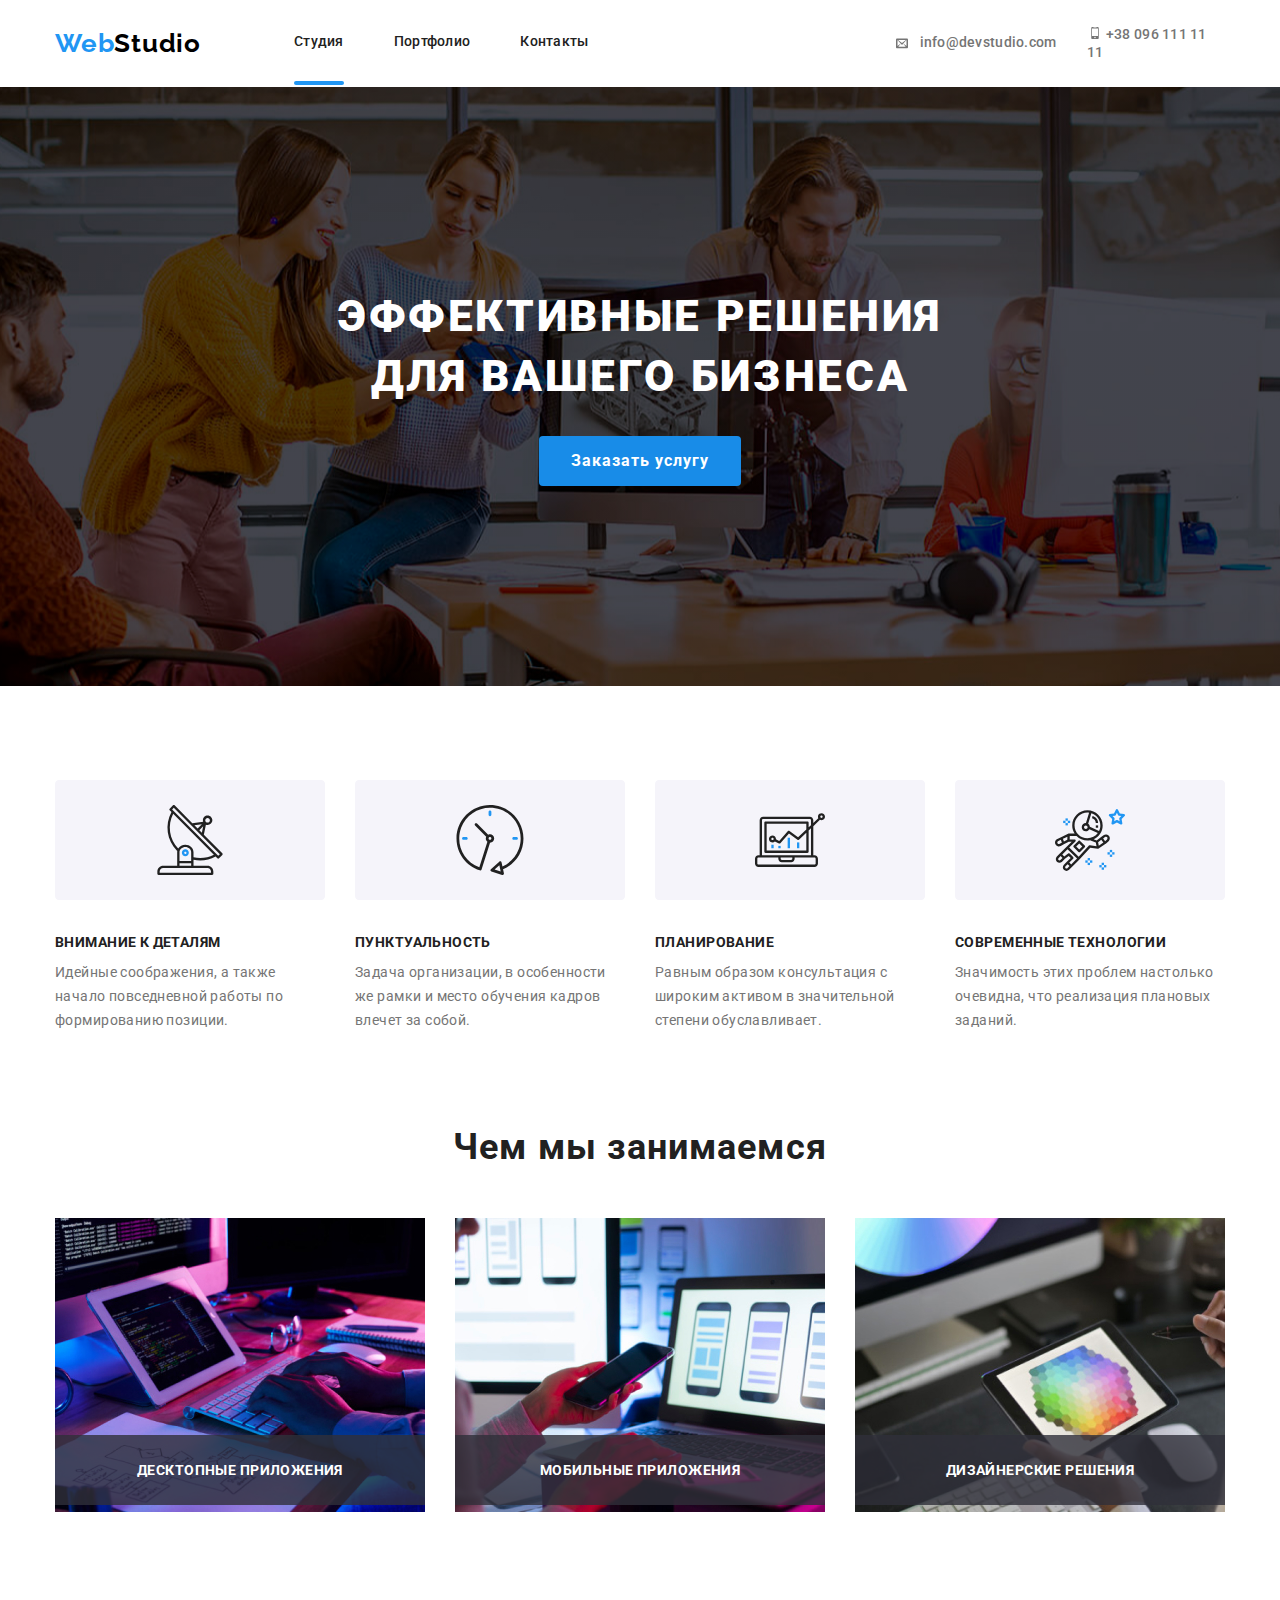
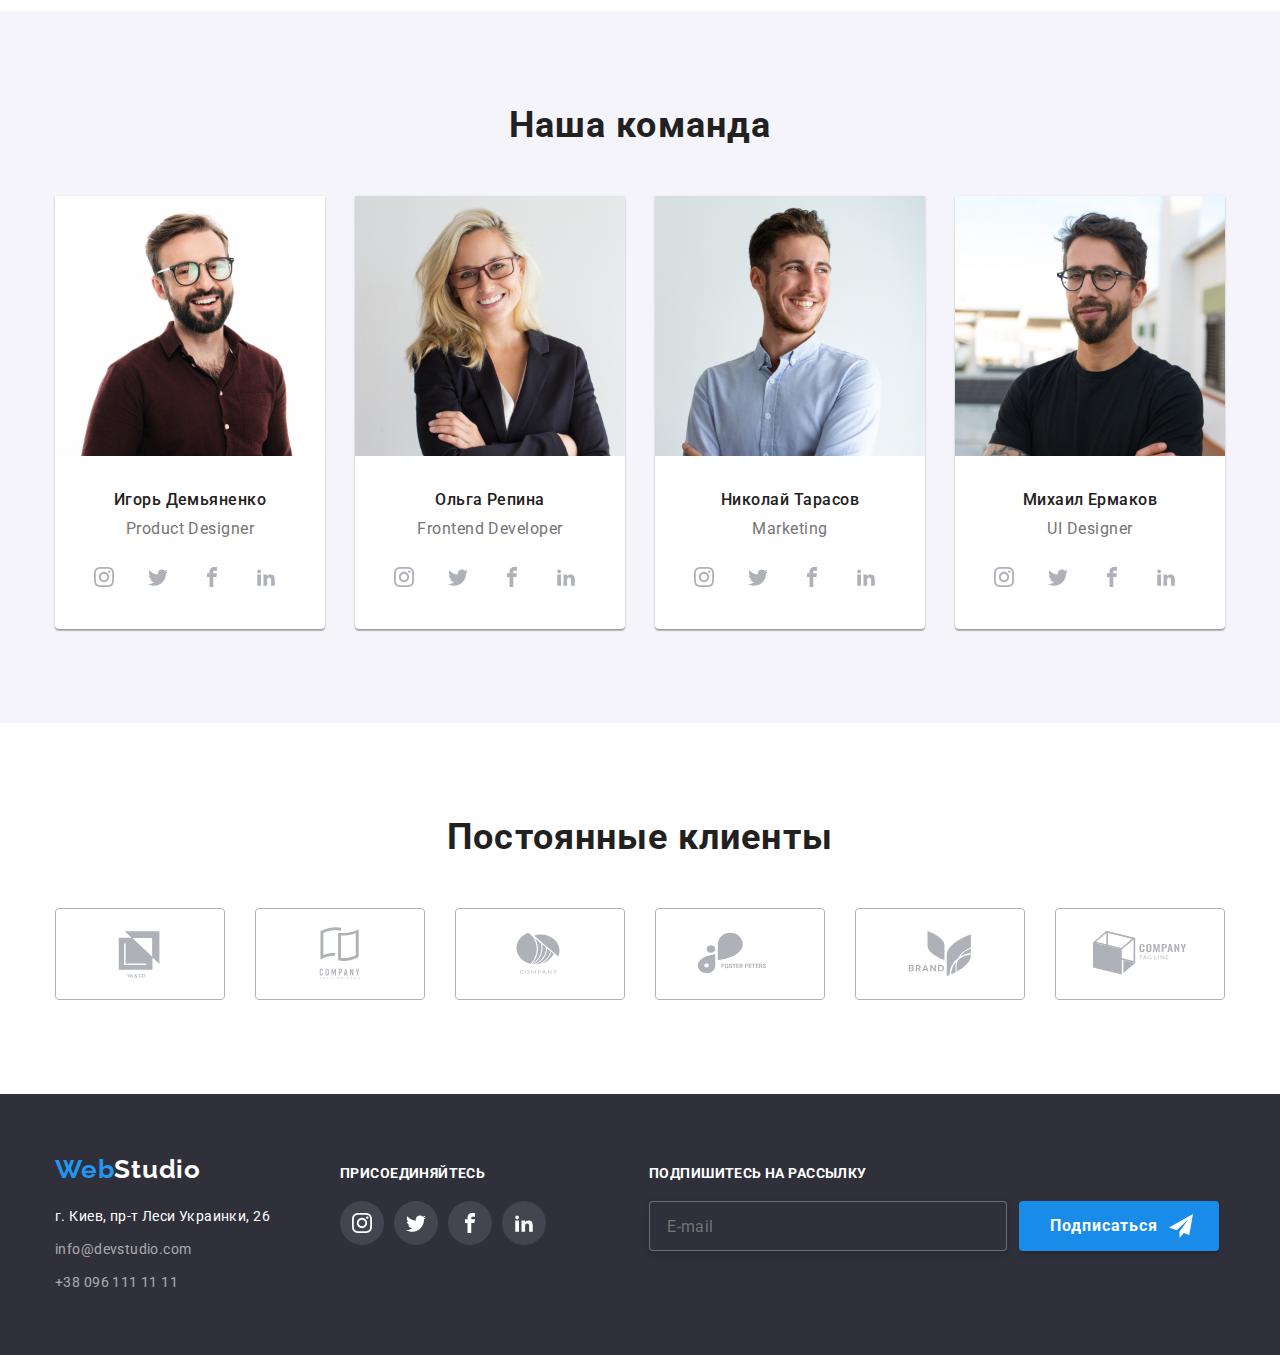
<file: index.html>
<!DOCTYPE html>
<html lang="en">
  <head>
    <meta charset="UTF-8" />
    <meta http-equiv="X-UA-Compatible" content="IE=edge" />
    <meta name="viewport" content="width=device-width, initial-scale=1.0" />
    <title>Главная</title>
    <link rel="preconnect" href="https://fonts.googleapis.com" />
    <link rel="preconnect" href="https://fonts.gstatic.com" crossorigin />
    <link
      href="https://fonts.googleapis.com/css2?family=Raleway:wght@700&family=Roboto:wght@400;500;700;900&display=swap"
      rel="stylesheet"
    />
    <link rel="stylesheet" href="./css/modern-normalize.css" />
    <link rel="stylesheet" href="./css/style.css" />
   </head>
   <body>
    <!--Top line-->
     <section class="section-header">
       <div class="container">
        <header class="top-line">
          <nav class="nav-container">
            <a class="top-line-link" href="https://github.com/"
              ><span class="span">Web</span>Studio</a
            >
            <ul class="top-link">
              <li class="item">
                <a class="nav-link activ" href="index.html">Студия</a>
             </li>
              <li class="item">
                <a class="nav-link" href="Portfolio/portfolio.html"
                  >Портфолио</a>
              </li>
              <li class="item">
                <a class="nav-link" href="">Контакты</a>
              </li>
            </ul>
            <ul class="adress">
              <li class="adress-item">
                <a class="mail-link" href="mailto:info@devstudio.com">
                  <svg class="mail-icon">
                    <use href=./img/symbol-defs.svg#icon-envelop></use>
                  </svg> info@devstudio.com
                </a>
              </li>
               <li>
                <a class="tel-link" href="tel:+380961111111">
                 <svg class="tel-icon">
                   <use href=./img/symbol-defs.svg#icon-mobile></use>
                 </svg> +38 096 111 11 11</a
                >
               </li>
             </ul>
           </nav>
         </header>
       </div>
     </section>
    <main>
      <!--Title-etions-->

    <section class="header-title">
       <div class="title-container">
          <h1 class="text">
            Эффективные решения <br />
            для вашего бизнеса
          </h1>
           <div>
              <button data-modal-open class="button" type="button">Заказать услугу</button>
           </div>
               <div class="backdrop is-hidden" data-modal>
                 <div class="modal">
                   <button type="button" class="close-modal" data-modal-close>
                     <svg class="close-button" width="18px" height="18px">
                       <use href="./img/symbol-defs.svg#icon-close"></use>
                     </svg>
                   </button>
                   <b class="title-modal">
                     Оставьте свои данные, мы вам перезвоним
                   </b>
                    <div class="form-box">
                     <form class="form-container">
                      
                       <label class="form-field">
                        
                         <span class="label-modal">Имя</span>
                           <input type="text" class="form-input" name="name">
                            <svg class="modal-icon" width="18" height="18" >
                             <use href="img/symbol-defs.svg#icon-person"></use>
                          </svg>
                       </label>

                       <label class="form-field">
                           <span class="label-modal">Телефон</span> 
                            <input type="tel" class="form-input" name="tel">
                            <svg class="modal-icon" width="18" height="18">
                              <use href="img/symbol-defs.svg#icon-phone"></use>
                            </svg>
                       </label>

                        <label class="form-field">
                            <span class="label-modal">Почта</span>
                              <input type="email" class="form-input" name="emeil">
                                <svg class="modal-icon" width="18" height="18">
                                  <use href="img/symbol-defs.svg#icon-email"></use>
                                </svg>
                              </label>
                         <label class="form-field">
                            <span class="label-modal">Коментарий</span>
                             <textarea name="user-msg" placeholder="Введите текст" class="form-messeg"></textarea>
                         </label>
                         <input type="checkbox" class="policy-chackbox" id="policy-check">
                         <label class="policy-box" for="policy-check">
                           Соглашаюсь с рассылкой и принимаю &nbsp;<a href=""> Условия договора</a> 
                         </label>
                       <button class="form-submit" type="submit">Отправить</button>
                     </form>
                   </div>
                 </div>
              </div>
            
      </div>
      </section>

      <!--peculiarities-seсtion-->

      <section class="section">
        <div class="container-peculiarities">
          <ul class="section-peculiarities">
            <li class="feature1">
               <svg class="antenna" width="270" height="120">
                   <use href="./img/symbol-defs.svg#icon-Group-1"> 
                   </use>
               </svg>
              <h3 class="title-peculiarities">Внимание к деталям</h3>
              <p class="text-peculiarities-1">
                Идейные соображения, а также начало повседневной работы по
                формированию позиции.
              </p>
            </li>
            <li class="feature2">
               <svg class="clock" width="270" height="120">
                   <use href="./img/symbol-defs.svg#icon-Group-2"> 
                   </use>
               </svg>
              <h3 class="title-peculiarities">Пунктуальность</h3>
              <p class="text-peculiarities-2">
                Задача организации, в особенности же рамки и место обучения
                кадров влечет за собой.
              </p>
            </li>
            <li class="feature3">
               <svg class="diagram" width="270" height="120">
                   <use href="./img/symbol-defs.svg#icon-Group-3"> 
                   </use>
               </svg>
              <h3 class="title-peculiarities">Планирование</h3>
              <p class="text-peculiarities-3">
                Равным образом консультация с широким активом в значительной
                степени обуславливает.
              </p>
            </li>
            <li class="feature4">
               <svg class="astronaut" width="270" height="120">
                   <use href="./img/symbol-defs.svg#icon-Group-4"> 
                   </use>
               </svg>
              <h3 class="title-peculiarities">Современные технологии</h3>
              <p class="text-peculiarities-4">
                Значимость этих проблем настолько очевидна, что реализация
                плановых заданий.
              </p>
            </li>
          </ul>
        </div>
      </section>

      <!--what are we doing-->

      <section class="section-we-do">
        <div class="container">
          <h2 class="title-what-are-we-doing">Чем мы занимаемся</h2>
          <ul class="what-are-we-doing-img">
            <li class="img1">
              <img src=./img/img.jpg alt="работа за компютером" width="370" />
            </li>
            <div class="descript">
              <p class="descript-title">Десктопные приложения</p>
            </div>
            <li class="img2">
              <img src=./img/img(1).jpg alt="работа за телефоном" width="370" />
              <div class="descript">
              <p class="descript-title">Мобильные приложения</p>
            </div>
            </li>
            
            <li class="img3">
              <img src=./img/img(2).jpg alt="работа за планшетом" width="370"/>
            <div class="descript">
              <p class="descript-title">Дизайнерские решения</p>
            </div>
            </li>
             
          </ul>
        </div>
      </section>

      <!--our team-->

   <section class="our-team">
        <div class="container">
          <h2 class="title-our-team">Наша команда</h2>
          <ul class="team">
            <li class="team-img1">
              <img src=./img/img(3).jpg alt="Product Designer" width="270"/>
              <div class="title">
                <h3 class="name">Игорь Демьяненко</h3>
                <p class="profession">Product Designer</p>
              </div>
               <ul class="social-links">
                 <li class="social-link">
                 <a class="link-icon" href="#">
                   <svg class="team-social-icon" width="20px" height="20px">
                  <use href='./img/symbol-defs.svg#icon-instagram'></use>
                  </svg>
                 </a>  
                 </li>
                 <li class="social-link">
                  <a class="link-icon" href="#">
                   <svg class="team-social-icon" width="20px" height="20px">
                   <use href='./img/symbol-defs.svg#icon-twitter'></use>
                   </svg>
                 </a> 
                 </li>
                 <li class="social-link">
                   <a class="link-icon" href="#">
                   <svg class="team-social-icon" width="20px" height="20px">
                   <use href='./img/symbol-defs.svg#icon-facebook'></use>
                   </svg>
                   </a>
                 </li>
                 <li class="social-link">
                    <a class="link-icon" href="#">
                    <svg class="team-social-icon" width="20px" height="20px">
                    <use href='./img/symbol-defs.svg#icon-linkedin2'></use>
                    </svg>
                    </a>
                  </li>
                </ul>
            </li>
            <li class="team-img2">
              <img src=./img/img(4).jpg alt="Frontend Developer" width="270" />
              <div class="title">
                <h3 class="name">Ольга Репина</h3>
                <p class="profession">Frontend Developer</p>
              </div>
               <ul class="social-links">
                 <li class="social-link">
                  <a class="link-icon" href="#">
                   <svg class="team-social-icon" width="20px" height="20px">
                   <use href='./img/symbol-defs.svg#icon-instagram'></use>
                   </svg>
                 </a>  
                 </li>
                 <li class="social-link">
                   <a class="link-icon" href="#">
                   <svg class="team-social-icon" width="20px" height="20px">
                   <use href='./img/symbol-defs.svg#icon-twitter'></use>
                   </svg>
                   </a> 
                </li>
                 <li class="social-link">
                    <a class="link-icon" href="#">
                    <svg class="team-social-icon" width="20px" height="20px">
                    <use href='./img/symbol-defs.svg#icon-facebook'></use>
                    </svg>
                    </a>
                </li>
                 <li class="social-link">
                    <a class="link-icon" href="#">
                    <svg class="team-social-icon" width="20px" height="20px">
                    <use href='./img/symbol-defs.svg#icon-linkedin2'></use>
                    </svg>
                    </a>
                </li>
              </ul>
            </li>
            <li class="team-img3">
              <img src=./img/img(5).jpg alt="Marketing" width="270" />
              <div class="title">
                <h3 class="name">Николай Тарасов</h3>
                <p class="profession">Marketing</p>
              </div>
               <ul class="social-links">
                 <li class="social-link">
                  <a class="link-icon" href="#">
                   <svg class="team-social-icon" width="20px" height="20px">
                  <use href='./img/symbol-defs.svg#icon-instagram'></use>
                  </svg>
                  </a>  
                 </li>
                 <li class="social-link">
                   <a class="link-icon" href="#">
                   <svg class="team-social-icon" width="20px" height="20px">
                   <use href='./img/symbol-defs.svg#icon-twitter'></use>
                   </svg>
                   </a> 
                </li>
                 <li class="social-link">
                    <a class="link-icon" href="#">
                    <svg class="team-social-icon" width="20px" height="20px">
                     <use href='./img/symbol-defs.svg#icon-facebook'></use>
                    </svg>
                    </a>
                </li>
                 <li class="social-link">
                     <a class="link-icon" href="#">
                    <svg class="team-social-icon" width="20px" height="20px">
                    <use href='./img/symbol-defs.svg#icon-linkedin2'></use>
                    </svg>
                    </a>
                </li>
              </ul>
            </li>
            <li class="team-img4">
              <img src=./img/img(6).jpg alt="UI Designer" width="270" />
              <div class="title">
                <h3 class="name">Михаил Ермаков</h3>
                <p class="profession">UI Designer</p>
              </div>
               <ul class="social-links">
                  <li class="social-link">
                     <a class="link-icon" href="#">
                     <svg class="team-social-icon" width="20px" height="20px">
                     <use href='./img/symbol-defs.svg#icon-instagram'></use>
                     </svg>
                     </a>  
                  </li>
                   <li class="social-link">
                      <a class="link-icon" href="#">
                      <svg class="team-social-icon" width="20px" height="20px">
                      <use href='./img/symbol-defs.svg#icon-twitter'></use>
                      </svg>
                      </a> 
                  </li>
                  <li class="social-link">
                     <a class="link-icon" href="#">
                     <svg class="team-social-icon" width="20px" height="20px">
                     <use href='./img/symbol-defs.svg#icon-facebook'></use>
                     </svg>
                     </a>
                  </li>
                   <li class="social-link">
                     <a class="link-icon" href="#">
                     <svg class="team-social-icon" width="20px" height="20px">
                     <use href='./img/symbol-defs.svg#icon-linkedin2'></use>
                     </svg>
                     </a>
                   </li>
              </ul>
            </li>
          </ul>
        </div>
      </section>
      
      <!--regular-customers-->

  <section class="regular-customers">
      <div class="container">
          <h2 class="titl-regular-customers">Постоянные клиенты</h2> 
          <div class="customers">
          <ul class="customers-client">
            <li class="client">
              <a href="#" class="customers-link">
              <svg class="svg" width="106" height="60">
              <use href="./img/symbol-defs.svg#icon-Logo"></use>
              </svg>
              </a>
           </li>
             <li class="client">
               <a href="#" class="customers-link">
               <svg class="svg" width="106" height="60">
               <use href="./img/symbol-defs.svg#icon-Logo-1"></use>
               </svg>
               </a>
            </li>
             <li class="client">
               <a href="#" class="customers-link">
               <svg class="svg" width="106" height="60">
               <use href="./img/symbol-defs.svg#icon-Logo-2"></use></svg></a>
             </li>
             <li class="client">
               <a href="#" class="customers-link">
               <svg class="svg" width="106" height="60">
               <use href="./img/symbol-defs.svg#icon-Logo-3"></use></svg></a>
            </li>
            <li class="client">
              <a href="#" class="customers-link">
              <svg class="svg" width="106" height="60">
              <use href="./img/symbol-defs.svg#icon-Logo-4"></use></svg></a>
            </li>
            <li class="client">
               <a href="#" class="customers-link">
               <svg class="svg" width="106" height="60">
               <use href="./img/symbol-defs.svg#icon-Logo-5"></use></svg></a>
             </li>
         </ul>
      </div>
        </div>
        
   </section>
    </main>

    <!--section-footer-->
    
    <footer class="footer-title">
        <section class="footer">
          <div class="footer-container">
           <div class="footer-contacts">
             <a class="footer-link" href="https://github.com/"><span class="span">Web</span>Studio</a>
              <ul class="footer-adress">
                  <li class="footer-item">г. Киев, пр-т Леси Украинки, 26

                 </li>
                    <li class="footer-item">
                      <a class="footer-mail-link" href="mailto:info@devstudio.com"
                      >info@devstudio.com</a>
                     </li>
                   <li class="footer-item">
                      <a class="footer-tel-link" href="tel:+380961111111"
                      >+38 096 111 11 11</a>
                  </li>
                 </ul>
            </div>

            <div class="footer-social">
                <p class="social-title">присоединяйтесь</p>
      
              <ul class="foter-social-links">
                 <li class="social-link">
                 <a class="link-icon" href="#">
                   <svg class="social-icon" width="20px" height="20px">
                  <use href='./img/symbol-defs.svg#icon-instagram'></use>
                </svg>
                 </a>  
                 </li>
                 <li class="social-link">
                 <a class="link-icon" href="#">
                   <svg class="social-icon" width="20px" height="20px">
                  <use href='./img/symbol-defs.svg#icon-twitter'></use>
                </svg>
                 </a> 
                </li>
                 <li class="social-link">
                 <a class="link-icon" href="#">
                   <svg class="social-icon" width="20px" height="20px">
                  <use href='./img/symbol-defs.svg#icon-facebook'></use>
                </svg>
                 </a>
                </li>
                 <li class="social-link">
                 <a class="link-icon" href="#">
                   <svg class="social-icon" width="20px" height="20px">
                  <use href='./img/symbol-defs.svg#icon-linkedin2'></use>
                </svg>
                 </a>
                </li>
             </ul>
           </div>
           <div class="footer-email-input">
             
             <form class="footer-form">
               <b class="title-email-input">Подпишитесь на рассылку</b>
               <label class="footer-label">
                 <input type="email" name="email" placeholder="E-mail" class="footer-input">
                 <button class="footer-submit" type="submit"> <span class="footer-span">Подписаться</span> </button>
               </label>
             </form>
           </div>
           </div>
         </section>
    </footer>
    
          
    <script src="./js/modal.js"></script>
  </body>
</html>
</file>
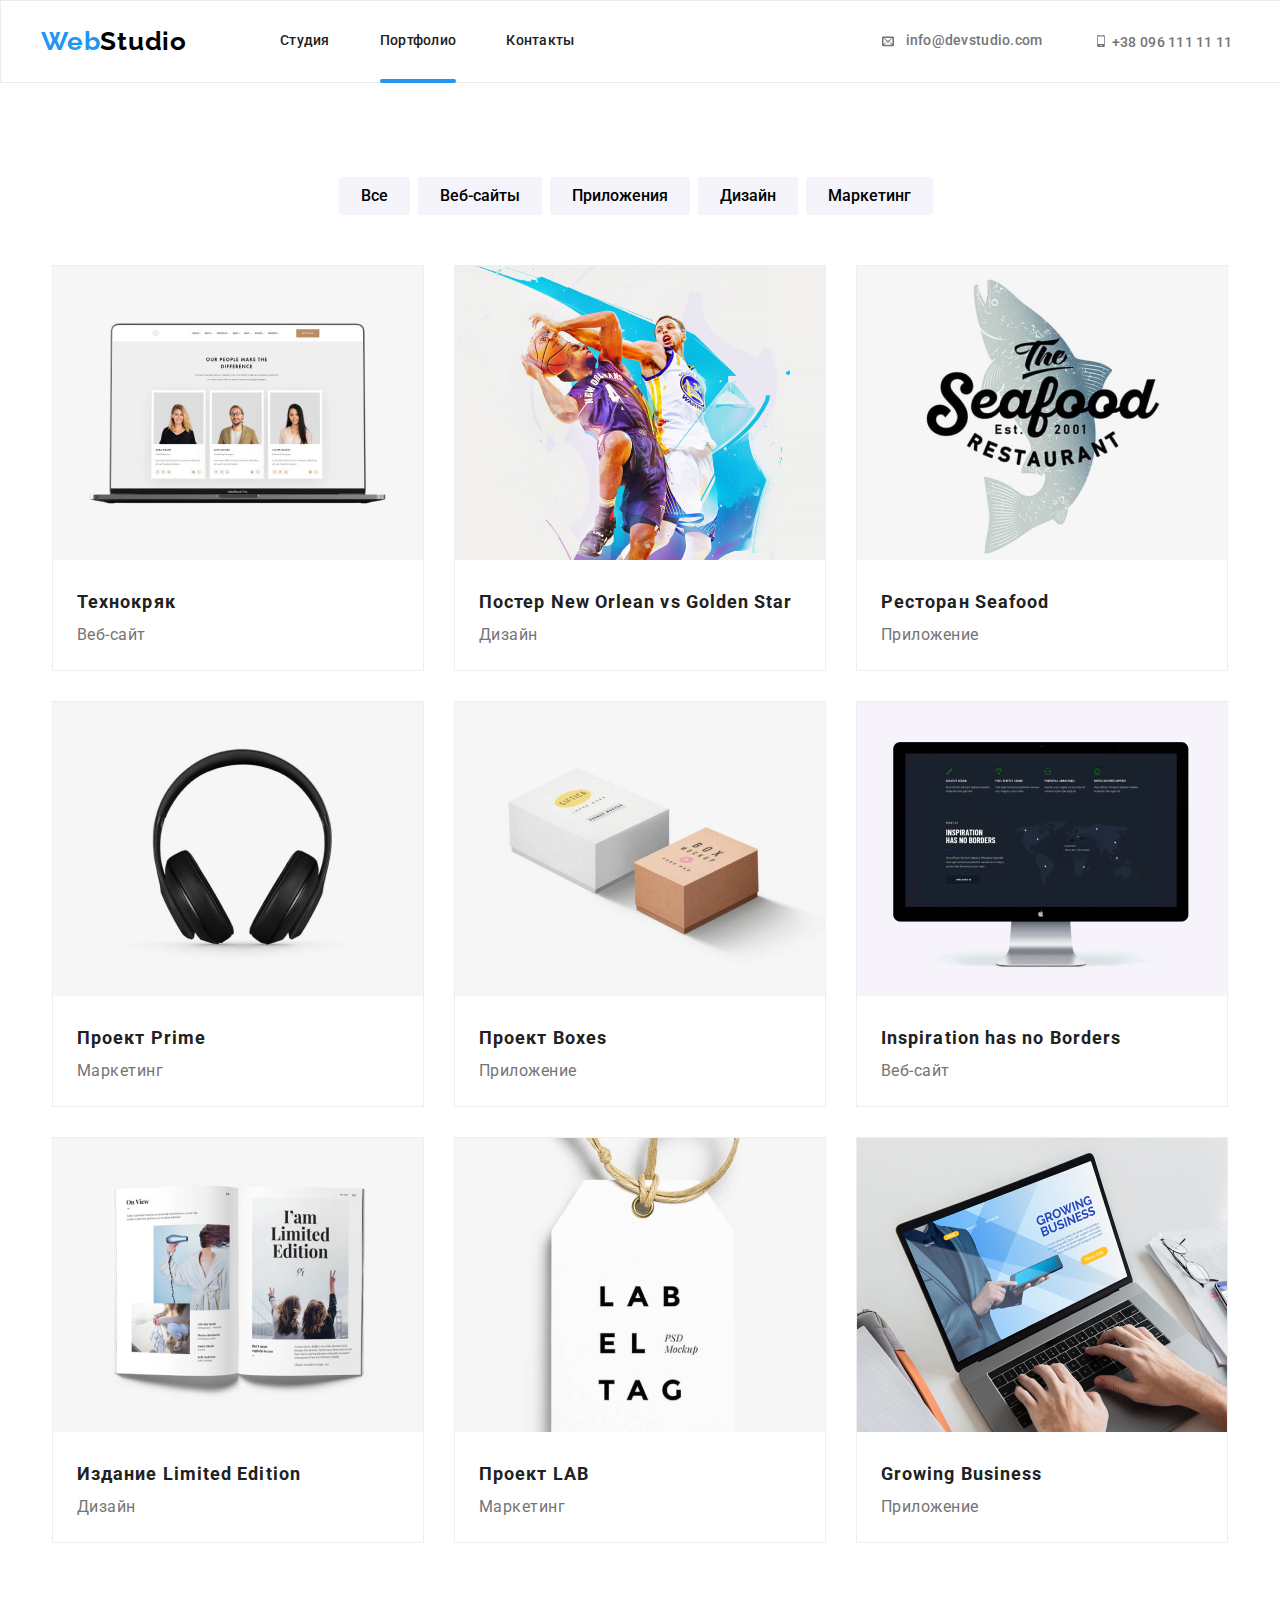
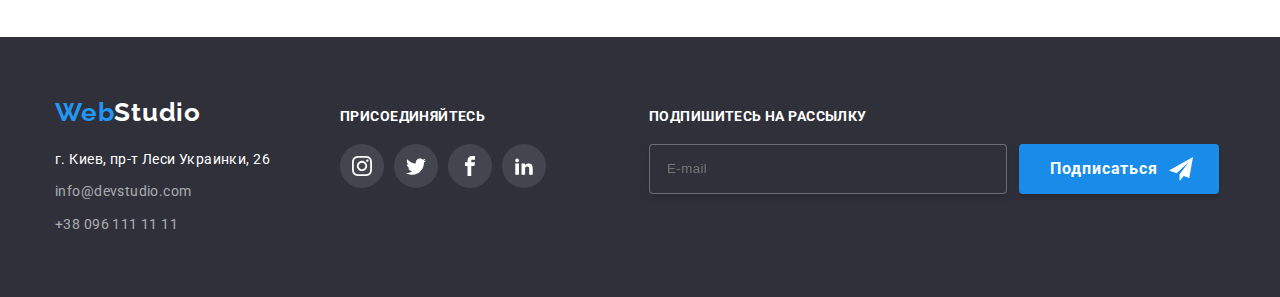
<file: Portfolio/portfolio.html>
<!DOCTYPE html>
<html lang="en">
  <head>
    <meta charset="UTF-8" />
    <meta http-equiv="X-UA-Compatible" content="IE=edge" />
    <meta name="viewport" content="width=device-width, initial-scale=1.0" />
    <title>Портфолио</title>
    <link rel="preconnect" href="https://fonts.googleapis.com" />
    <link rel="preconnect" href="https://fonts.gstatic.com" crossorigin />
    <link
      href="https://fonts.googleapis.com/css2?family=Raleway:wght@700&family=Roboto:wght@400;500;700;900&display=swap"
      rel="stylesheet"
    />
    <link
      rel="stylesheet"
      href="https://cdnjs.cloudflare.com/ajax/libs/modern-normalize/1.1.0/modern-normalize.min.css"
      integrity="sha512-wpPYUAdjBVSE4KJnH1VR1HeZfpl1ub8YT/NKx4PuQ5NmX2tKuGu6U/JRp5y+Y8XG2tV+wKQpNHVUX03MfMFn9Q=="
      crossorigin="anonymous"
      referrerpolicy="no-referrer"
    />
    <link rel="stylesheet" href="./css/style.css" />
  </head>
  <!--Top line-->
  <body>
    <section class="section-header">
      <div class="header-container">
        <header class="top-line">
          <nav class="nav-container">
            <a class="top-line-link" href="https://github.com/"
              ><span class="span">Web</span>Studio</a
            >
            <ul class="top-link">
              <li class="item">
                <a class="nav-link" href="../index.html">Студия</a>
              </li>
              <li class="item">
                <a class="nav-link activ" href="Portfolio/portfolio.html"
                  >Портфолио</a
                >
              </li>
              <li class="item"><a class="nav-link" href="">Контакты</a></li>
            </ul>
            <ul class="adress">
              <li class="adress-item">
                <a class="mail-link" href="mailto:info@devstudio.com">
                  <svg class="mail-icon">
                    <use href=./img/symbol-defs.svg#icon-envelop></use>
                  </svg> info@devstudio.com
                </a>
              </li>
              <li>
                <a class="tel-link" href="tel:+380961111111">
                 <svg class="tel-icon">
                   <use href=./img/symbol-defs.svg#icon-mobile></use>
                 </svg> +38 096 111 11 11</a
                >
              </li>
            </ul>
          </nav>
        </header>
      </div>
    </section>
    <!--Portfolio-->
    <main>
      <section class="section">
        <div class="container">
          <div class="filters-portfolio">
            <ul class="filters">
              <li>
                <button class="button" type="button">Все</button>
              </li>
              <li>
                <button class="button" type="button">Веб-сайты</button>
              </li>
              <li>
                <button class="button" type="button">Приложения</button>
              </li>
              <li>
                <button class="button" type="button">Дизайн</button>
              </li>
              <li>
                <button class="button" type="button">Маркетинг</button>
              </li>
            </ul>
          </div>

          <ul class="portfolio-img">
            <li class="container1">
              <a href="#" class="work">
                <div class="portfolio-description">
                   <img src="img/img(1).jpg"  alt="ноутбук"/>
                    <p class="description-text">
                      Технокряк это современная площадка распространения коронавируса. Компании
                       используют эту платформу для цифрового шпионажа и атак на защищённые сервера
                        конкурентов.
                    </p>
                </div>
                <div class="title">
                    <h3 class="title-container">Технокряк</h3>
                    <p class="name">Веб-сайт</p>
               </div>
              </a>
            </li>
            <li class="container2">
              <a href="#" class="work">
                 <div class="portfolio-description">
                   <img src="img/img.jpg" alt="игра-в-баскетбол" />
                    <p class="description-text">
                      Технокряк это современная площадка распространения коронавируса. Компании
                       используют эту платформу для цифрового шпионажа и атак на защищённые сервера
                        конкурентов.
                    </p>
                 </div>
                <div class="title">
                   <h3 class="title-container">
                    Постер New Orlean vs Golden Star
                   </h3>
                 <p class="name">Дизайн</p>
                </div>
             </a> 
            </li>
            <li class="container3">
             <a href="#" class="work">
                  <div class="portfolio-description">
                   <img src="img/img(2).jpg" alt="логотип-ресторана" />
                    <p class="description-text">
                      Технокряк это современная площадка распространения коронавируса. Компании
                       используют эту платформу для цифрового шпионажа и атак на защищённые сервера
                        конкурентов.
                    </p>
                  </div>
                <div class="title">
                  <h3 class="title-container">Ресторан Seafood</h3>
                  <p class="name">Приложение</p>
                </div>
              </a>
             </li>
          
            <li class="container4">
              <a href="#" class="work">
                <div class="portfolio-description">
                  <img src="img/img(3).jpg" alt="наушники" />
                  <p class="description-text">
                      Технокряк это современная площадка распространения коронавируса. Компании
                       используют эту платформу для цифрового шпионажа и атак на защищённые сервера
                        конкурентов.
                    </p>
               </div>
                <div class="title">
                  <h3 class="title-container">Проект Prime</h3>
                  <p class="name">Маркетинг</p>
                </div>
              </a>
            </li>
            
            <li class="container5">
              <a href="#" class="work">
                 <div class="portfolio-description">
                   <img src="img/img(4).jpg" alt="коробки" />
                    <p class="description-text">
                      Технокряк это современная площадка распространения коронавируса. Компании
                       используют эту платформу для цифрового шпионажа и атак на защищённые сервера
                        конкурентов.
                    </p>
                </div>
                <div class="title">
                  <h3 class="title-container">Проект Boxes</h3>
                  <p class="name">Приложение</p>
                </div>
              </a>
            </li>
            
            <li class="container6">
              <a href="#" class="work">
                <div class="portfolio-description">
                   <img src="img/img(5).jpg" alt="монитор" />
                   <p class="description-text">
                      Технокряк это современная площадка распространения коронавируса. Компании
                       используют эту платформу для цифрового шпионажа и атак на защищённые сервера
                        конкурентов.
                    </p>
                 </div>
                <div class="title">
                   <h3 class="title-container">Inspiration has no Borders</h3>
                   <p class="name">Веб-сайт</p>
              </div>
              </a>
            </li>
            <li class="container7">
              <a href="#" class="work">
                <div class="portfolio-description">
                   <img src="img/img(6).jpg" alt="книжка" />
                    <p class="description-text">
                      Технокряк это современная площадка распространения коронавируса. Компании
                       используют эту платформу для цифрового шпионажа и атак на защищённые сервера
                        конкурентов.
                    </p>
                 </div>
               <div class="title">
                   <h3 class="title-container">Издание Limited Edition</h3>
                   <p class="name">Дизайн</p>
               </div>
              </a>
            </li>
           
            <li class="container8">
              <a href="#" class="work">
                <div class="portfolio-description">
                   <img src="img/img(7).jpg" alt="бирка" />
                   <p class="description-text">
                      Технокряк это современная площадка распространения коронавируса. Компании
                       используют эту платформу для цифрового шпионажа и атак на защищённые сервера
                        конкурентов.
                    </p>
                 </div>
                <div class="title">
                  <h3 class="title-container">Проект LAB</h3>
                  <p class="name">Маркетинг</p>
                </div>
              </a>
            </li>
            
            <li class="container9">
               <a href="#" class="work">
                  <div class="portfolio-description">
                     <img src="img/img(8).jpg" alt="ноутбук" />
                     <p class="description-text">
                       Технокряк это современная площадка распространения коронавируса. Компании
                       используют эту платформу для цифрового шпионажа и атак на защищённые сервера
                        конкурентов.
                     </p>
                  </div>
                 <div class="title">
                   <h3 class="title-container">Growing Business</h3>
                    <p class="name">Приложение</p>
                 </div>
               </a>
             </li>
           
          </ul>
        </div>
      </section>
    </main>
    <!--Footer-->
      <footer class="footer-title">
        <section class="footer">
          <div class="footer-container">
           <div class="footer-contacts">
             <a class="footer-link" href="https://github.com/"><span class="span">Web</span>Studio</a>
              <ul class="footer-adress">
                  <li class="footer-item">г. Киев, пр-т Леси Украинки, 26

                 </li>
                    <li class="footer-item">
                      <a class="footer-mail-link" href="mailto:info@devstudio.com"
                      >info@devstudio.com</a>
                     </li>
                   <li class="footer-item">
                      <a class="footer-tel-link" href="tel:+380961111111"
                      >+38 096 111 11 11</a>
                  </li>
                 </ul>
            </div>

            <div class="footer-social">
                <p class="social-title">присоединяйтесь</p>
      
              <ul class="foter-social-links">
                 <li class="social-link">
                 <a class="link-icon" href="#">
                   <svg class="social-icon" width="20px" height="20px">
                  <use href='./img/symbol-defs.svg#icon-instagram'></use>
                </svg>
                 </a>  
                 </li>
                 <li class="social-link">
                 <a class="link-icon" href="#">
                   <svg class="social-icon" width="20px" height="20px">
                  <use href='./img/symbol-defs.svg#icon-twitter'></use>
                </svg>
                 </a> 
                </li>
                 <li class="social-link">
                 <a class="link-icon" href="#">
                   <svg class="social-icon" width="20px" height="20px">
                  <use href='./img/symbol-defs.svg#icon-facebook'></use>
                </svg>
                 </a>
                </li>
                 <li class="social-link">
                 <a class="link-icon" href="#">
                   <svg class="social-icon" width="20px" height="20px">
                  <use href='./img/symbol-defs.svg#icon-linkedin2'></use>
                </svg>
                 </a>
                </li>
             </ul>
           </div>
           <div class="footer-email-input">
             
             <form class="footer-form">
               <b class="title-email-input">Подпишитесь на рассылку</b>
               <label class="footer-label">
                 <input type="email" name="email" placeholder="E-mail" class="footer-input">
                 <button class="footer-submit" type="submit"> <span class="footer-span">Подписаться</span> </button>
               </label>
             </form>
           </div>
           </div>
         </section>
    </footer>
  </body>
</html>
</file>
<file: css/style.css>
:root {
  --primary-text-color: #757575;
  --title-text-color: #212121;
  --accent-color: #ffffff;
}
* {
  margin: 0;
  padding: 0;
  border: none;
}

body {
  font-family: Roboto, sans-serif;
}

ul {
  padding: 0;
  margin: 0;
  list-style: none;
}
a {
  text-decoration: none;
}
.container {
  width: 1200px;
  margin: 0 auto;
  padding-left: 15px;
  padding-right: 15px;
  box-sizing: border-box;
}

/*Top line*/
.section-header {
  width: 100%;
  background: #ffffff;
  padding: 25px 0;
}

.nav-container {
  align-items: center;
  display: flex;
}
.top-line-link {
  font-family: Raleway;
  font-style: normal;
  font-weight: bold;
  font-size: 26px;
  line-height: 1.19;
  letter-spacing: 0.03em;
  color: #000;
  text-decoration: none;
  transition: background-color, fill, color 250ms cubic-bezier(0.4, 0, 0.2, 1);
}
.top-line-link:hover,
.top-line-link:focus {
  color: #2196f3;
}

.top-link {
  display: flex;
}
.link1:hover,
.link1:focus {
  color: #2196f3;
}
.item:nth-child(1) {
  margin: 0 50px 0 93px;
}
.item:nth-child(2) {
  margin-right: 50px;
}
.adress-item:nth-child(1) {
  margin: 0 30px 0 305px;
}
.nav-link {
  font-family: Roboto;
  font-style: normal;
  font-weight: 500;
  font-size: 14px;
  line-height: 1.14;
  letter-spacing: 0.02em;
  text-decoration: none;
  color: #212121;
  transition: background-color, fill, color 250ms cubic-bezier(0.4, 0, 0.2, 1);
}
.nav-link:hover,
.nav-link:focus {
  color: #2196f3;
}
.activ::after {
  content: "";
  display: block;
  position: relative;
  top: 30px;
  bottom: auto;
  width: 100%;
  height: 4px;
  background-color: #2196f3;
  border-radius: 2px;
}

.adress {
  display: flex;
  align-items: center;
  justify-content: center;
}
.mail-icon {
  width: 16px;
  height: 12px;
  margin-right: 10px;
  fill: var(--primary-text-color);
  transition: background-color, fill, color 250ms cubic-bezier(0.4, 0, 0.2, 1);
}

.mail-link {
  display: flex;
  align-items: center;
  font-family: Roboto;
  font-style: normal;
  font-weight: 500;
  font-size: 14px;
  line-height: 1.14;
  letter-spacing: 0.02em;
  color: #757575;
  text-decoration: none;
  transition: background-color, fill, color 250ms cubic-bezier(0.4, 0, 0.2, 1);
}
.mail-link:hover .mail-icon,
.mail-link:focus .mail-icon {
  fill: #2196f3;
}
.mail-link:hover,
.mail-link:focus {
  color: #2196f3;
}
.tel-icon {
  width: 16px;
  height: 12px;
  fill: var(--primary-text-color);
}
.tel-link:hover .tel-icon,
.tel-link:focus .tel-icon {
  fill: #2196f3;
}
.tel-link:hover,
.tel-link:focus {
  color: #2196f3;
}
.tel-link {
  font-family: Roboto;
  font-style: normal;
  font-weight: 500;
  font-size: 14px;
  line-height: 1.14;
  letter-spacing: 0.02em;
  text-decoration: none;
  color: #757575;
  transition: background-color, fill, color 250ms cubic-bezier(0.4, 0, 0.2, 1);
}

.link:hover,
.link:focus {
  color: #2196f3;
}
.span {
  color: #2196f3;
}
/*Title-etions*/

.header-title {
  width: 100%;
  background: rgba(47, 48, 58, 0.4);
  padding: 200px 0 200px 0;
  background-position: center;
  background-repeat: no-repeat;
  background-image: linear-gradient(
      to right,
      rgba(0, 0, 0, 0.5),
      rgba(0, 0, 0, 0.5)
    ),
    url(../img/img7.jpg);
}
.title-container {
  width: 1200px;
  text-align: center;
  margin: 0 auto;
}
.text {
  margin: 0pt;
  font-family: Roboto;
  font-style: normal;
  font-weight: 900;
  font-size: 44px;
  line-height: 1.36;
  text-align: center;
  letter-spacing: 0.06em;
  text-transform: uppercase;

  color: #ffffff;
}

.button {
  margin-top: 30px;
  padding: 10px 32px;
  font-family: Roboto;
  font-style: normal;
  font-weight: bold;
  font-size: 16px;
  line-height: 1.87;
  background: #188ce8;
  box-shadow: 0px 4px 4px rgba(0, 0, 0, 0.15);
  border-radius: 4px;
  letter-spacing: 0.06em;
  color: #ffffff;
}
/*Модальное окно*/
.backdrop {
  position: fixed;
  top: 0;
  left: 0;
  width: 100%;
  height: 100%;
  background: rgba(0, 0, 0, 0.2);
  opacity: 1;
  z-index: 1;
  transition: opacity 250ms cubic-bezier(0.4, 0, 0.2, 1);
}
.backdrop.is-hidden {
  opacity: 0;
  pointer-events: none;
}
.backdrop.is-hidden .modal {
  transform: translate(-50%, -50%) scale(0.1);
}
.modal {
  position: absolute;
  top: 50%;
  left: 50%;
  width: 528px;
  min-height: 581px;
  padding: 40px;
  background: #ffffff;
  box-shadow: 0px 1px 3px rgba(0, 0, 0, 0.12), 0px 1px 1px rgba(0, 0, 0, 0.14),
    0px 2px 1px rgba(0, 0, 0, 0.2);
  border-radius: 4px;
  transform: translate(-50%, -50%) scale(1);
  transition: transform 250ms cubic-bezier(0.4, 0, 0.2, 1);
}
.close-modal {
  position: absolute;
  top: 8px;
  right: 8px;
  width: 30px;
  height: 30px;
  border: 1px solid rgba(0, 0, 0, 0.1);
  border-radius: 50%;
  background-color: rgba(255, 255, 255, 1);
  cursor: pointer;
}
.close-button {
  margin-top: 5px;
}
.close-button:hover,
:focus {
  outline: none;
  border-color: rgba(0, 0, 0, 0.1);
  fill: #2196f3;
  transition: fill 250ms cubic-bezier(0.4, 0, 0.2, 1);
}
.title-modal {
  display: block;
  margin-bottom: 20px;
  width: 448px;
  height: 23px;
  font-family: Roboto;
  font-style: normal;
  font-weight: bold;
  font-size: 20px;
  line-height: 23px;
  text-align: center;
  letter-spacing: 0.03em;
  color: #212121;
}
.form-container {
  margin-top: 12px;
}
.form-field {
  margin-top: 20px;
  display: block;
  margin-bottom: 10px;
  position: relative;
}
.form-field input,
.form-messeg {
  width: 100%;
  height: 40px;
  border: 1px solid rgba(33, 33, 33, 0.2);
  border-radius: 4px;
  font-size: 16px;
  margin-top: 15px;
  padding: 0 10px 0 40px;
  transition: 250ms linear border;
}
.form-messeg {
  resize: none;
  height: 120px;
  padding: 12px 16px;
}
.form-input:focus {
  outline: none;
  border: 1px solid #2196f3;
}
.form-input:focus + svg {
  fill: #2196f3;
}
.label-modal {
  display: block;
  position: absolute;
  font-family: Roboto;
  font-style: normal;
  font-weight: normal;
  font-size: 12px;
  line-height: 14px;
  letter-spacing: 0.01em;
  color: #757575;
  margin-top: -4px;
}
.modal-icon {
  position: absolute;
  top: 50%;
  left: 10px;
  transition: 250ms linear fill;
}
.form-messeg:placeholder {
  color: rgba(117, 117, 117, 0, 5);
}
.policy-box {
  font-family: Roboto;
  font-style: normal;
  font-weight: normal;
  font-size: 14px;
  line-height: 24px;
  letter-spacing: 0.03em;
  color: #757575;
  margin-bottom: 30px;
  margin-left: 10px;
  display: flex;
  align-items: center;
}
.policy-box a {
  color: #2196f3;
  text-decoration: underline;
}
.policy-chackbox {
  position: absolute;
  width: 1px;
  height: 1px;
  margin: 1px;
  border: 0px;
  padding: 0px;
  clip: rect(0 0 0 0);
  overflow: hidden;
}
.policy-chackbox:checked + .policy-box::before {
  background-color: #2196f3;
  background-image: url(../img/icon\ check.svg);
  background-repeat: no-repeat;
  background-position: center;
  border-color: transparent;
}
.policy-chackbox:focus + .policy-box::before {
  border: none;
  outline: 1px solid #2196f3;
}
.policy-box::before {
  content: "";
  width: 16px;
  height: 16px;
  border: 1px solid #212121;
  border-radius: 2px;
  margin-right: 7px;
}
.form-submit {
  width: 200px;
  height: 50px;
  font-family: Roboto;
  font-style: normal;
  font-weight: bold;
  font-size: 16px;
  line-height: 1.87;
  background: #188ce8;
  box-shadow: 0px 4px 4px rgb(0 0 0 / 15%);
  border-radius: 4px;
  letter-spacing: 0.06em;
  color: #ffffff;
}
/*peculiarities-seсtion*/
.section {
  padding: 94px 0;
}
.container-peculiarities {
  width: 1200px;
  margin: 0 auto;
  padding-left: 15px;
  padding-right: 15px;
  box-sizing: border-box;
}
.section-peculiarities {
  display: flex;
}
.feature1 {
  margin-right: 30px;
}
.antenna {
  margin-bottom: 30px;
}
.clock {
  margin-bottom: 30px;
}
.diagram {
  margin-bottom: 30px;
}
.astronaut {
  margin-bottom: 30px;
}
.title-peculiarities {
  padding-bottom: 10px;
  font-family: Roboto;
  font-style: normal;
  font-weight: bold;
  font-size: 14px;
  line-height: 1.14;
  letter-spacing: 0.03em;
  text-transform: uppercase;
  color: #212121;
}
.feature2 {
  margin-right: 30px;
}

.feature3 {
  margin-right: 30px;
}

.text-peculiarities-1 {
  font-family: Roboto;
  font-style: normal;
  font-weight: normal;
  font-size: 14px;
  line-height: 1.71;
  letter-spacing: 0.03em;

  color: #757575;
}
.text-peculiarities-2 {
  font-family: Roboto;
  font-style: normal;
  font-weight: normal;
  font-size: 14px;
  line-height: 1.71;
  letter-spacing: 0.03em;

  color: #757575;
}
.text-peculiarities-3 {
  font-family: Roboto;
  font-style: normal;
  font-weight: normal;
  font-size: 14px;
  line-height: 1.71;
  letter-spacing: 0.03em;

  color: #757575;
}
.text-peculiarities-4 {
  font-family: Roboto;
  font-style: normal;
  font-weight: normal;
  font-size: 14px;
  line-height: 1.71;
  letter-spacing: 0.03em;

  color: #757575;
}
/*what are we doing*/
.section-we-do {
  padding-bottom: 94px;
}
.what-are-we-doing-img {
  display: flex;
}
.title-what-are-we-doing {
  margin: 0;
  margin-bottom: 50px;
  text-align: center;
  font-family: Roboto;
  font-style: normal;
  font-weight: bold;
  font-size: 36px;
  line-height: 1.16;
  letter-spacing: 0.03em;

  color: #212121;
}
.img1 {
  margin-right: 30px;
  position: relative;
}
.img2 {
  margin-right: 30px;
}
.img3 {
  margin-right: 30px;
}
.descript {
  position: absolute;
  width: 370px;
  height: 70px;
  top: 1435px;
  background: rgba(47, 48, 58, 0.8);
}
.descript-title {
  margin: 27px;
  color: #ffffff;
  font-family: Roboto;
  font-style: normal;
  font-weight: bold;
  font-size: 14px;
  line-height: 16px;
  text-align: center;
  letter-spacing: 0.03em;
  text-transform: uppercase;
}

/*our-team*/
.team {
  display: flex;
  margin: 0;
}
.title {
  padding-top: 30px;
}
.our-team {
  width: 100%;
  margin: 0 auto;
  text-align: center;
  padding-top: 94px;
  padding-bottom: 94px;
  background: #f5f4fa;
}
.title-our-team {
  margin-bottom: 50px;
  font-family: Roboto;
  font-style: normal;
  font-weight: bold;
  font-size: 36px;
  line-height: 1.16;
  letter-spacing: 0.03em;
  color: #212121;
}
.team-img1 {
  margin-right: 30px;
  background: #ffffff;
  box-shadow: 0px 1px 3px rgb(0 0 0 / 12%), 0px 1px 1px rgb(0 0 0 / 14%),
    0px 2px 1px rgb(0 0 0 / 20%);
  border-radius: 0px 0px 4px 4px;
}
.team-img2 {
  margin-right: 30px;
  background: #ffffff;
  box-shadow: 0px 1px 3px rgb(0 0 0 / 12%), 0px 1px 1px rgb(0 0 0 / 14%),
    0px 2px 1px rgb(0 0 0 / 20%);
  border-radius: 0px 0px 4px 4px;
}
.team-img3 {
  margin-right: 30px;
  background: #ffffff;
  box-shadow: 0px 1px 3px rgb(0 0 0 / 12%), 0px 1px 1px rgb(0 0 0 / 14%),
    0px 2px 1px rgb(0 0 0 / 20%);
  border-radius: 0px 0px 4px 4px;
}
.team-img4 {
  margin-right: 30px;
  background: #ffffff;
  box-shadow: 0px 1px 3px rgb(0 0 0 / 12%), 0px 1px 1px rgb(0 0 0 / 14%),
    0px 2px 1px rgb(0 0 0 / 20%);
  border-radius: 0px 0px 4px 4px;
}
.name {
  padding-bottom: 10px;
  font-family: Roboto;
  font-style: normal;
  font-weight: 500;
  font-size: 16px;
  line-height: 1.18;
  text-align: center;
  letter-spacing: 0.03em;

  color: #212121;
}
.profession {
  font-family: Roboto;
  font-style: normal;
  font-weight: normal;
  font-size: 16px;
  line-height: 1.18;
  text-align: center;
  letter-spacing: 0.03em;

  color: #757575;
}
.social-links {
  display: flex;
  justify-content: center;
  align-items: center;
  margin: 16px 0 30px 0;
}
.social-link {
  margin-right: 10px;
}
.link-icon {
  display: block;
  width: 44px;
  height: 44px;
  border-radius: 50%;
  background: rgba(255, 255, 255, 0.1);
  transition: background-color 250ms cubic-bezier(0.4, 0, 0.2, 1);
}

.link-icon:hover {
  background-color: #2196f3;
}
.link-icon:focus {
  background-color: #2196f3;
}
.link-icon:focus .team-social-icon {
  fill: var(--accent-color);
}
.social-link:hover .team-social-icon {
  fill: var(--accent-color);
}

.team-social-icon {
  margin-top: 12px;
  fill: #afb1b8;
}

/*regular customers*/

.regular-customers {
  width: 100%;
  margin: 0 auto;
  text-align: center;
  padding-top: 94px;
  padding-bottom: 94px;
}
.titl-regular-customers {
  margin-bottom: 50px;
  font-family: Roboto;
  font-style: normal;
  font-weight: bold;
  font-size: 36px;
  line-height: 1.16;
  letter-spacing: 0.03em;
  color: #212121;
}
.customers-client {
  width: 1200px;
  margin: 0 auto;
  display: flex;
  justify-content: space-between;
}
.client {
  margin-right: 30px;
  width: 170px;
  height: 92px;
}
.customers-link {
  width: 100%;
  height: 100%;
  display: flex;
  align-items: center;
  justify-content: center;
  border: 1px solid #afb1b8;
  border-radius: 4px;
  fill: #afb1b8;
  transition: fill 250ms cubic-bezier(0.4, 0, 0.2, 1),
    border-color 250ms cubic-bezier(0.4, 0, 0.2, 1);
}
.svg {
  transition: border-color 250ms cubic-bezier(0.4, 0, 0.2, 1);
}
.customers-link:hover,
.svg:hover {
  fill: #2196f3;
  border-color: #2196f3;
}
.customers-link:focus,
.svg:focus {
  fill: #2196f3;
  border-color: #2196f3;
}

/*section-footer*/

.footer-title {
  display: flex;
  width: 100%;
  padding: 60px 0;
  background-color: #2f303a;
}
.footer {
  width: 1200px;
  margin: 0 auto;
}
.footer-container {
  padding-left: 15px;
  padding-right: 15px;
  display: flex;
  align-items: baseline;
}
.footer-adress {
  flex-direction: column;
  padding-top: 20px;
  font-family: Roboto;
  font-style: normal;
  font-weight: normal;
  font-size: 14px;
  line-height: 1.71;
  letter-spacing: 0.03em;
  color: #ffffff;
}
.footer-item:nth-child(2) {
  padding: 9px 0 9px 0;
}
.footer-link {
  font-family: Raleway;
  font-style: normal;
  font-weight: bold;
  font-size: 26px;
  line-height: 1.19;
  letter-spacing: 0.03em;
  color: #fff;
  text-decoration: none;
  transition: color 250ms cubic-bezier(0.4, 0, 0.2, 1);
}
.footer-mail-link {
  font-family: Roboto;
  font-style: normal;
  font-weight: normal;
  font-size: 14px;
  line-height: 1.71;
  letter-spacing: 0.03em;
  color: rgba(255, 255, 255, 0.6);
  transition: color 250ms cubic-bezier(0.4, 0, 0.2, 1);
}
.footer-tel-link {
  margin: 9px o 9px 0;
  font-family: Roboto;
  font-style: normal;
  font-weight: normal;
  font-size: 14px;
  line-height: 1.71;
  letter-spacing: 0.03em;
  text-decoration: none;
  color: rgba(255, 255, 255, 0.6);
  transition: color 250ms cubic-bezier(0.4, 0, 0.2, 1);
}
.footer-mail-link:hover,
.footer-mail-link:focus {
  color: #2196f3;
}
.footer-link:hover,
.footer-link:focus {
  color: #2196f3;
}
.footer-tel-link:hover,
.footer-tel-link:focus {
  color: #2196f3;
}
.footer-contacts {
  display: flex;
  flex-direction: column;
}
.footer-social {
  margin-left: 70px;
}
.foter-social-links {
  display: flex;
  justify-content: center;
  align-items: center;
}
.social-title {
  padding-bottom: 20px;
  font-family: Roboto;
  font-style: normal;
  font-weight: bold;
  font-size: 14px;
  line-height: 16px;
  letter-spacing: 0.03em;
  text-transform: uppercase;
  color: #ffffff;
}
.social-icon {
  margin-top: 12px;
  margin-left: 12px;
  fill: var(--accent-color);
}
.footer-email-input {
  margin-left: 93px;
}
.footer-form {
  display: flex;
  flex-direction: column;
}
.footer-label {
  display: flex;
}
.title-email-input {
  font-family: Roboto;
  font-style: normal;
  font-weight: bold;
  font-size: 14px;
  line-height: 16px;
  letter-spacing: 0.03em;
  text-transform: uppercase;
  color: #ffffff;
}
.footer-input {
  display: flex;
  margin-top: 20px;
  width: 358px;
  height: 50px;
  padding: 16px 17px;
  border: 1px solid rgba(255, 255, 255, 0.3);
  box-sizing: border-box;
  filter: drop-shadow(0px 4px 4px rgba(0, 0, 0, 0.15));
  border-radius: 4px;
  letter-spacing: 0.03em;
  color: rgba(255, 255, 255, 0.6);
  background-color: #2f303a;
}
.footer-submit {
  width: 200px;
  height: 50px;
  margin-top: 20px;
  margin-left: 12px;
  font-family: Roboto;
  font-style: normal;
  font-weight: bold;
  font-size: 16px;
  line-height: 1.87;
  background: #188ce8;
  box-shadow: 0px 4px 4px rgb(0 0 0 / 15%);
  border-radius: 4px;
  letter-spacing: 0.06em;
  color: #ffffff;
  background-image: url(../img/icon\ send.svg);
  background-repeat: no-repeat;
  background-position-y: center;
  background-position-x: 150px;
}
.footer-span {
  margin-left: -30px;
}
</file>
<file: Portfolio/css/style.css>
:root {
  --primary-text-color: #757575;
  --title-text-color: #212121;
  --accent-color: #ffffff;
}
* {
  margin: 0;
  padding: 0;
}
body {
  margin: 0;
  padding: 0;
  font-family: Roboto, sans-serif;
}
ul {
  padding: 0;
  list-style: none;
}
a {
  text-decoration: none;
}
button {
  border: none;
}
.container {
  width: 1200px;
  margin: 0 auto;
}
/*top-line*/
.section-header {
  width: 100%;
  background: #ffffff;
  padding: 25px 0;
  border: 1px solid #ececec;
}
.header-container {
  width: 1200px;
  margin: 0 auto;
}
.nav-container {
  align-items: center;
  display: flex;
}
.top-line-link {
  font-family: Raleway;
  font-style: normal;
  font-weight: bold;
  font-size: 26px;
  line-height: 1.19;
  letter-spacing: 0.03em;
  color: #000;
  text-decoration: none;
  transition: color 250ms cubic-bezier(0.4, 0, 0.2, 1);
}
.top-line-link:hover,
.top-line-link:focus {
  color: #2196f3;
}

.top-link {
  display: flex;
}
.link1:hover,
.link1:focus {
  color: #2196f3;
}
.item:nth-child(1) {
  margin: 0 50px 0 93px;
}
.item:nth-child(2) {
  margin-right: 50px;
}
.adress-item:nth-child(1) {
  margin: 0 50px 0 305px;
}
.nav-link {
  font-family: Roboto;
  font-style: normal;
  font-weight: 500;
  font-size: 14px;
  line-height: 1.14;
  letter-spacing: 0.02em;
  text-decoration: none;
  color: #212121;
  transition: color 250ms cubic-bezier(0.4, 0, 0.2, 1);
}
.nav-link:hover,
.nav-link:focus {
  color: #2196f3;
}
.activ::after {
  content: "";
  display: block;
  position: relative;
  top: 30px;
  bottom: auto;
  width: 100%;
  height: 4px;
  background-color: #2196f3;
  border-radius: 2px;
}

.adress {
  display: flex;
  align-items: center;
  justify-content: center;
}
.mail-icon {
  width: 16px;
  height: 12px;
  margin-right: 10px;
  fill: var(--primary-text-color);
  transition: fill, color 250ms cubic-bezier(0.4, 0, 0.2, 1);
}

.mail-link:hover .mail-icon,
.mail-link:focus .mail-icon {
  fill: #2196f3;
}
.mail-link:hover,
.mail-link:focus {
  color: #2196f3;
}

.mail-link {
  display: flex;
  align-items: center;
  font-family: Roboto;
  font-style: normal;
  font-weight: 500;
  font-size: 14px;
  line-height: 1.14;
  letter-spacing: 0.02em;
  color: #757575;
  transition: fill, color 250ms cubic-bezier(0.4, 0, 0.2, 1);
}
.tel-icon {
  width: 16px;
  height: 12px;
  fill: var(--primary-text-color);
  transition: fill 250ms cubic-bezier(0.4, 0, 0.2, 1);
}
.tel-link:hover .tel-icon,
.tel-link:focus .tel-icon {
  fill: #2196f3;
}
.tel-link:hover,
.tel-link:focus {
  color: #2196f3;
}
.tel-link {
  font-family: Roboto;
  font-style: normal;
  font-weight: 500;
  font-size: 14px;
  line-height: 1.14;
  letter-spacing: 0.02em;
  text-decoration: none;
  color: #757575;
  transition: color 250ms cubic-bezier(0.4, 0, 0.2, 1);
}

.link:hover,
.link:focus {
  color: #2196f3;
}
.span {
  color: #2196f3;
}
/*Portfolio*/

.section {
  padding: 94px 0;
}
.continer {
  width: 1200px;
  margin: 0 auto;
  padding-left: 15px;
}

.filters-portfolio {
  padding-bottom: 50px;
}
.filters {
  display: flex;
  justify-content: center;
}
.button {
  padding: 6px 22px;
  margin-right: 8px;
  font-family: Roboto;
  font-style: normal;
  font-weight: 500;
  font-size: 16px;
  line-height: 1.62;
  background: #f5f4fa;
  border-radius: 4px;
  border-color: #f5f4fa;
  transition: background-color 250ms cubic-bezier(0.4, 0, 0.2, 1);
}

.button:hover,
.button:focus {
  background-color: #2196f3;
  color: #ffffff;
  box-shadow: 0px 3px 1px rgba(0, 0, 0, 0.1), 0px 1px 2px rgba(0, 0, 0, 0.08),
    0px 2px 2px rgba(0, 0, 0, 0.12);
}
.portfolio-img {
  display: flex;
  justify-content: center;
  flex-wrap: wrap;
}
.container1 {
  position: relative;
  margin-right: 30px;
  background: #ffffff;
  border: 1px solid #eeeeee;
  box-sizing: border-box;
}

.container1:hover,
.container1:focus {
  box-shadow: 0px 1px 1px rgba(0, 0, 0, 0.12), 0px 4px 4px rgba(0, 0, 0, 0.06),
    1px 4px 6px rgba(0, 0, 0, 0.16);
}
.portfolio-description {
  position: relative;
  overflow: hidden;
}
.description-text {
  width: 100%;
  height: 100%;
  background: rgba(33, 150, 243, 0.9);
  position: absolute;
  top: 0;
  left: 0;
  padding: 63px 24px;
  font-family: Roboto;
  font-style: normal;
  font-weight: normal;
  font-size: 18px;
  line-height: 28px;
  letter-spacing: 0.03em;
  color: #ffffff;
  transform: translateY(100%);
  transition: transform 250ms cubic-bezier(0.4, 0, 0.2, 1);
}
.work:hover .description-text {
  transform: translateY(0);
  opacity: 1;
}
.work:focus .description-text {
  transform: translateY(0);
  opacity: 1;
}
.container2 {
  position: relative;
  margin-right: 30px;
  background: #ffffff;
  border: 1px solid #eeeeee;
  box-sizing: border-box;
}
.container2:hover,
.container2:focus {
  box-shadow: 0px 1px 1px rgba(0, 0, 0, 0.12), 0px 4px 4px rgba(0, 0, 0, 0.06),
    1px 4px 6px rgba(0, 0, 0, 0.16);
}
.container2:hover .description-text {
  transform: translateY(0);
  opacity: 1;
}
.container3 {
  position: relative;
  background: #ffffff;
  border: 1px solid #eeeeee;
  box-sizing: border-box;
}
.container3:hover,
.container3:focus {
  box-shadow: 0px 1px 1px rgba(0, 0, 0, 0.12), 0px 4px 4px rgba(0, 0, 0, 0.06),
    1px 4px 6px rgba(0, 0, 0, 0.16);
}
.container3:hover .description-text {
  transform: translateY(0);
  opacity: 1;
}
.container4 {
  position: relative;
  margin-top: 30px;
  margin-right: 30px;
  background: #ffffff;
  border: 1px solid #eeeeee;
  box-sizing: border-box;
}
.container4:hover,
.container4:focus {
  box-shadow: 0px 1px 1px rgba(0, 0, 0, 0.12), 0px 4px 4px rgba(0, 0, 0, 0.06),
    1px 4px 6px rgba(0, 0, 0, 0.16);
}
.container4:hover .description-text {
  transform: translateY(0);
  opacity: 1;
}
.container5 {
  position: relative;
  margin-top: 30px;
  margin-right: 30px;
  background: #ffffff;
  border: 1px solid #eeeeee;
  box-sizing: border-box;
}
.container5:hover,
.container5:focus {
  box-shadow: 0px 1px 1px rgba(0, 0, 0, 0.12), 0px 4px 4px rgba(0, 0, 0, 0.06),
    1px 4px 6px rgba(0, 0, 0, 0.16);
}
.container5:hover .description-text {
  transform: translateY(0);
  opacity: 1;
}
.container6 {
  position: relative;
  margin-top: 30px;
  background: #ffffff;
  border: 1px solid #eeeeee;
  box-sizing: border-box;
}
.container6:hover,
.container6:focus {
  box-shadow: 0px 1px 1px rgba(0, 0, 0, 0.12), 0px 4px 4px rgba(0, 0, 0, 0.06),
    1px 4px 6px rgba(0, 0, 0, 0.16);
}
.container6:hover .description-text {
  transform: translateY(0);
  opacity: 1;
}
.container7 {
  position: relative;
  margin-top: 30px;
  margin-right: 30px;
  background: #ffffff;
  border: 1px solid #eeeeee;
  box-sizing: border-box;
}
.container7:hover,
.container7:focus {
  box-shadow: 0px 1px 1px rgba(0, 0, 0, 0.12), 0px 4px 4px rgba(0, 0, 0, 0.06),
    1px 4px 6px rgba(0, 0, 0, 0.16);
}
.container7:hover .description-text {
  transform: translateY(0);
  opacity: 1;
}

.container8 {
  position: relative;
  margin-top: 30px;
  margin-right: 30px;
  background: #ffffff;
  border: 1px solid #eeeeee;
  box-sizing: border-box;
}
.container8:hover,
.container8:focus {
  box-shadow: 0px 1px 1px rgba(0, 0, 0, 0.12), 0px 4px 4px rgba(0, 0, 0, 0.06),
    1px 4px 6px rgba(0, 0, 0, 0.16);
}
.container8:hover .description-text {
  transform: translateY(0);
  opacity: 1;
}
.container9 {
  position: relative;
  margin-top: 30px;
  background: #ffffff;
  border: 1px solid #eeeeee;
  box-sizing: border-box;
}
.container9:hover,
.container9:focus {
  box-shadow: 0px 1px 1px rgba(0, 0, 0, 0.12), 0px 4px 4px rgba(0, 0, 0, 0.06),
    1px 4px 6px rgba(0, 0, 0, 0.16);
}
.container9:hover .description-text {
  transform: translateY(0);
  opacity: 1;
}
.title {
  padding: 20px 24px;
}
.title-container {
  font-family: Roboto;
  font-style: normal;
  font-weight: bold;
  font-size: 18px;
  line-height: 2;
  letter-spacing: 0.06em;
  color: #212121;
}
.name {
  font-family: Roboto;
  font-style: normal;
  font-weight: normal;
  font-size: 16px;
  line-height: 1.87;
  letter-spacing: 0.03em;
  color: #757575;
}

/*footer*/
.footer-title {
  display: flex;
  width: 100%;
  padding: 60px 0;
  background-color: #2f303a;
}
.footer {
  width: 1200px;
  margin: 0 auto;
}
.footer-container {
  padding-left: 15px;
  padding-right: 15px;
  display: flex;
  align-items: baseline;
}
.footer-adress {
  display: flex;
  flex-direction: column;
  padding-top: 20px;
  font-family: Roboto;
  font-style: normal;
  font-weight: normal;
  font-size: 14px;
  line-height: 1.71;
  letter-spacing: 0.03em;
  color: #ffffff;
}
.footer-item:nth-child(2) {
  padding: 9px 0 9px 0;
}
.footer-link {
  font-family: Raleway;
  font-style: normal;
  font-weight: bold;
  font-size: 26px;
  line-height: 1.19;
  letter-spacing: 0.03em;
  color: #fff;
  text-decoration: none;
  transition-property: color;
  transition-duration: 250ms;
  transition-timing-function: cubic-bezier(0.4, 0, 0.2, 1);
}

.footer-mail-link {
  font-family: Roboto;
  font-style: normal;
  font-weight: normal;
  font-size: 14px;
  line-height: 1.71;
  letter-spacing: 0.03em;
  color: rgba(255, 255, 255, 0.6);
  transition-property: color;
  transition-duration: 250ms;
  transition-timing-function: cubic-bezier(0.4, 0, 0.2, 1);
}

.footer-tel-link {
  margin: 9px o 9px 0;
  font-family: Roboto;
  font-style: normal;
  font-weight: normal;
  font-size: 14px;
  line-height: 1.71;
  letter-spacing: 0.03em;
  text-decoration: none;
  color: rgba(255, 255, 255, 0.6);
  transition-property: color;
  transition-duration: 250ms;
  transition-timing-function: cubic-bezier(0.4, 0, 0.2, 1);
}
.footer-mail-link:hover,
.footer-mail-link:focus {
  color: #2196f3;
}
.footer-link:hover,
.footer-link:focus {
  color: #2196f3;
}
.footer-tel-link:hover,
.footer-tel-link:focus {
  color: #2196f3;
}
.footer-contacts {
  display: flex;
  flex-direction: column;
}
.footer-social {
  margin-left: 70px;
}
.foter-social-links {
  display: flex;
  justify-content: center;
  align-items: center;
}
.social-title {
  padding-bottom: 20px;
  font-family: Roboto;
  font-style: normal;
  font-weight: bold;
  font-size: 14px;
  line-height: 16px;
  letter-spacing: 0.03em;
  text-transform: uppercase;
  color: #ffffff;
}
.social-links {
  display: flex;
  justify-content: center;
  align-items: center;
  margin: 16px 0 30px 0;
}
.social-link {
  margin-right: 10px;
  display: flex;
  align-items: center;
  justify-content: center;
}
.link-icon {
  display: block;
  width: 44px;
  height: 44px;
  background: rgba(255, 255, 255, 0.1);
  border-radius: 50%;
  transition: background-color 250ms cubic-bezier(0.4, 0, 0.2, 1);
}
.link-icon:hover {
  background-color: #2196f3;
}
.link-icon:focus {
  background-color: #2196f3;
}
.social-link:hover .social-icon {
  fill: var(--accent-color);
}

.social-icon {
  margin-top: 12px;
  margin-left: 12px;
  fill: var(--accent-color);
}
.footer-email-input {
  margin-left: 93px;
}
.footer-form {
  display: flex;
  flex-direction: column;
}
.footer-label {
  display: flex;
}
.title-email-input {
  font-family: Roboto;
  font-style: normal;
  font-weight: bold;
  font-size: 14px;
  line-height: 16px;
  letter-spacing: 0.03em;
  text-transform: uppercase;
  color: #ffffff;
}
.footer-input {
  display: flex;
  margin-top: 20px;
  width: 358px;
  height: 50px;
  padding: 16px 17px;
  border: 1px solid rgba(255, 255, 255, 0.3);
  box-sizing: border-box;
  filter: drop-shadow(0px 4px 4px rgba(0, 0, 0, 0.15));
  border-radius: 4px;
  letter-spacing: 0.03em;
  color: rgba(255, 255, 255, 0.6);
  background-color: #2f303a;
}
.footer-submit {
  width: 200px;
  height: 50px;
  margin-top: 20px;
  margin-left: 12px;
  font-family: Roboto;
  font-style: normal;
  font-weight: bold;
  font-size: 16px;
  line-height: 1.87;
  background: #188ce8;
  box-shadow: 0px 4px 4px rgb(0 0 0 / 15%);
  border-radius: 4px;
  letter-spacing: 0.06em;
  color: #ffffff;
  background-image: url(../img/icon\ send.svg);
  background-repeat: no-repeat;
  background-position-y: center;
  background-position-x: 150px;
}
.footer-span {
  margin-left: -30px;
}
</file>
